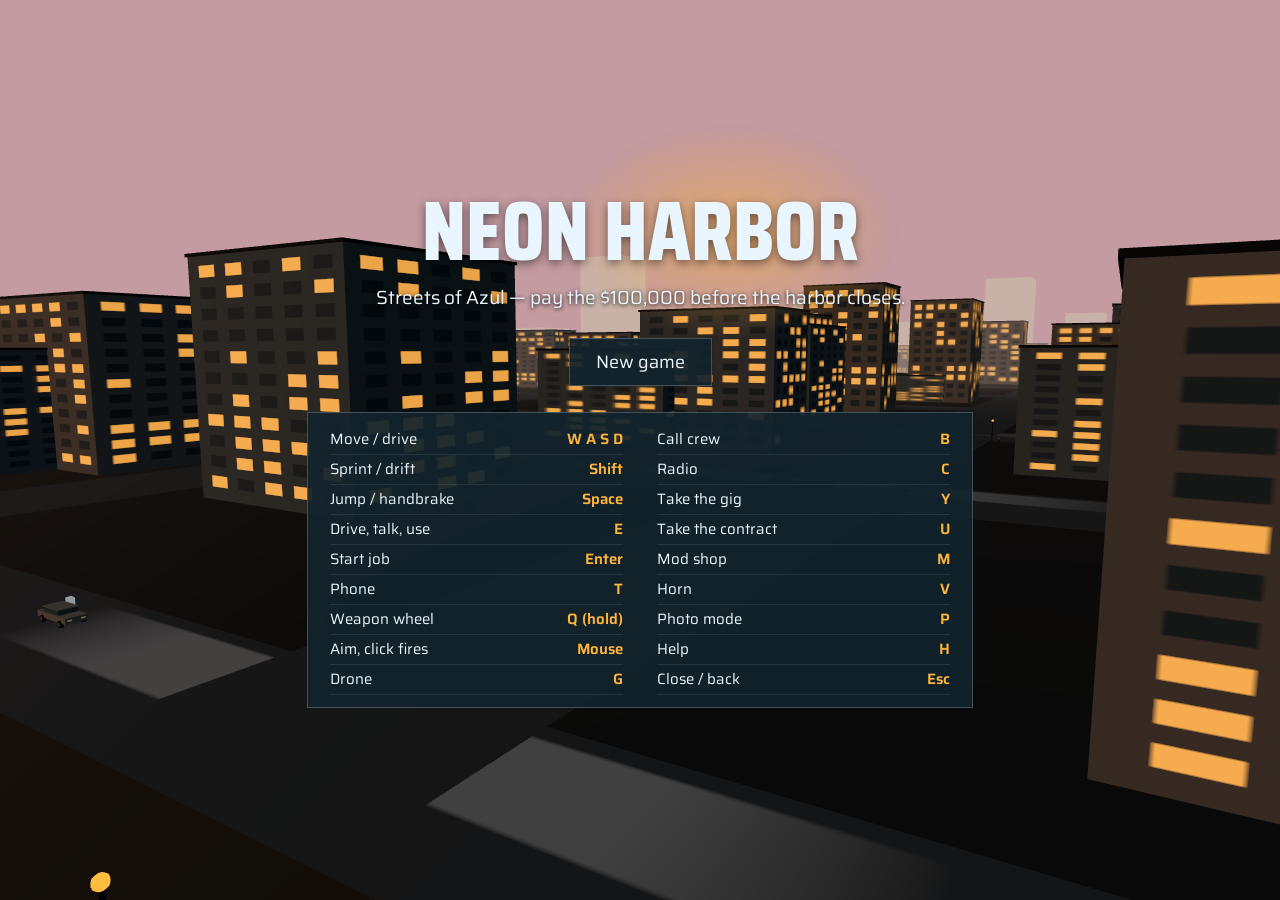
<file: index.html>
<!doctype html>
<html lang="en">
<head>
<meta charset="utf-8">
<meta name="viewport" content="width=device-width, initial-scale=1">
<title>Neon Harbor: Streets of Azul</title>
<link rel="icon" href="data:,">
<style>
  @font-face { font-family: "Saira"; src: url("[data-uri]") format("woff2"); font-weight: 100 900; }
  @font-face { font-family: "Saira Condensed"; src: url("[data-uri]") format("woff2"); font-weight: 700; }
  @font-face { font-family: "Saira Condensed"; src: url("[data-uri]") format("woff2"); font-weight: 800; }
  :root {
    --azul: #07293D; --asfalto: #13242E; --espuma: #EAF6FF; --farol: #FFB43A; --perigo: #E5484D;
    --hair: rgba(234,246,255,.22); --panel: rgba(19,36,46,.93);
  }
  html, body { margin: 0; height: 100%; overflow: hidden; background: var(--azul); }
  body { font-family: "Saira", system-ui, sans-serif; color: var(--espuma); }
  #app, #app canvas { position: fixed; inset: 0; width: 100%; height: 100%; display: block; }
  #status { position: absolute; width: 1px; height: 1px; overflow: hidden; clip-path: inset(50%); white-space: nowrap; }
  .hidden { display: none !important; }
  /* HUD */
  #hud { position: fixed; inset: 0; pointer-events: none; }
  #stats { position: absolute; top: 14px; right: 16px; text-align: right; }
  #clock { font-family: "Saira Condensed"; font-weight: 700; font-size: 30px; line-height: 1; }
  #cash { font-size: 24px; font-weight: 600; margin-top: 2px; }
  #debt { font-size: 15px; color: var(--farol); }
  #healthWrap { width: 150px; height: 10px; border: 1px solid var(--hair); margin: 6px 0 4px auto; background: rgba(7,41,61,.6); }
  #healthFill { height: 100%; background: var(--espuma); width: 100%; }
  #healthFill.low { background: var(--perigo); }
  #stars { font-size: 21px; letter-spacing: 2px; color: rgba(234,246,255,.25); }
  #stars .on { color: var(--farol); }
  #stars.flash .on { animation: starflash .6s steps(1) infinite; }
  @keyframes starflash { 50% { color: var(--espuma); } }
  #weaponBox { font-size: 14px; margin-top: 2px; }
  #objective { position: absolute; top: 16px; left: 50%; transform: translateX(-50%); max-width: 70vw; text-align: center; }
  #objLabel { font-size: 13px; opacity: .75; }
  #objText { font-size: 19px; font-weight: 600; color: var(--farol); }
  #toasts { position: absolute; top: 14px; left: 16px; font-size: 15px; display: flex; flex-direction: column; gap: 4px; }
  .toast { background: var(--panel); border-left: 2px solid var(--farol); padding: 4px 10px; }
  #radarWrap { position: absolute; left: 16px; bottom: 16px; border: 1px solid var(--hair); border-radius: 50%; padding: 3px; }
  #bustWrap { position: absolute; left: 50%; bottom: 118px; transform: translateX(-50%); width: 300px; text-align: center; }
  #bustLabel { font-family: "Saira Condensed"; font-weight: 700; font-size: 19px; color: var(--perigo); }
  #bustBar { height: 9px; border: 1px solid var(--hair); background: rgba(7,41,61,.6); }
  #bustFill { height: 100%; width: 0%; background: var(--perigo); }
  #speedo { position: absolute; right: 18px; bottom: 16px; font-family: "Saira Condensed"; font-weight: 700; font-size: 34px; }
  #speedo small { font-size: 15px; font-weight: 400; }
  #zoneName { position: absolute; right: 18px; bottom: 64px; font-family: "Saira Condensed"; font-weight: 700; font-size: 32px; opacity: 0; transition: opacity .5s; text-align: right; }
  #combo { position: absolute; right: 18px; bottom: 120px; text-align: right; font-size: 17px; }
  #comboMult { font-family: "Saira Condensed"; font-weight: 800; font-size: 30px; color: var(--farol); }
  #prompt { position: absolute; left: 50%; bottom: 88px; transform: translateX(-50%); font-size: 17px; background: var(--panel); padding: 5px 14px; border: 1px solid var(--hair); }
  #subtitle { position: absolute; left: 50%; bottom: 34px; transform: translateX(-50%); width: min(620px, 72vw); text-align: center; font-size: 19px; text-shadow: 0 1px 3px #000, 0 0 8px rgba(0,0,0,.6); }
  #subtitle b { color: var(--farol); font-weight: 600; }
  #centerMsg { position: absolute; left: 50%; top: 30%; transform: translateX(-50%); font-family: "Saira Condensed"; font-weight: 800; font-size: 46px; text-align: center; text-shadow: 0 2px 6px #000; }
  /* Panels */
  .panel { position: fixed; background: var(--panel); border: 1px solid var(--hair); pointer-events: auto; }
  #phone { right: 24px; top: 50%; transform: translateY(-50%); width: 348px; max-height: 78vh; display: flex; flex-direction: column; }
  #phoneTitle { font-family: "Saira Condensed"; font-weight: 700; font-size: 24px; padding: 12px 16px 4px; }
  #phoneTabs { display: flex; flex-wrap: wrap; gap: 2px 12px; padding: 4px 16px 8px; border-bottom: 1px solid var(--hair); font-size: 14px; }
  #phoneTabs span { opacity: .55; cursor: pointer; }
  #phoneTabs span.sel { opacity: 1; color: var(--farol); }
  #phoneBody { padding: 8px 16px 14px; overflow-y: auto; font-size: 15px; line-height: 1.45; }
  #phoneBody .row { display: flex; justify-content: space-between; gap: 12px; padding: 3px 0; border-bottom: 1px solid rgba(234,246,255,.09); }
  #phoneBody .dim { opacity: .6; }
  #phoneBody .msg { padding: 5px 0; border-bottom: 1px solid rgba(234,246,255,.09); }
  #phoneBody .msg b { color: var(--farol); font-weight: 600; }
  #jobcard { left: 50%; top: 46%; transform: translate(-50%, -50%); width: 430px; padding: 20px 24px; }
  #jcTitle { font-family: "Saira Condensed"; font-weight: 800; font-size: 34px; }
  #jcText { font-size: 17px; margin: 6px 0; }
  #jcPay { color: var(--farol); font-size: 19px; font-weight: 600; }
  #jcHint { margin-top: 12px; font-size: 15px; opacity: .8; }
  #help, #modmenu { left: 50%; top: 50%; transform: translate(-50%, -50%); width: 400px; padding: 18px 24px; }
  #help h2, #modmenu h2 { font-family: "Saira Condensed"; font-weight: 700; font-size: 26px; margin: 0 0 8px; }
  .ctl { display: flex; justify-content: space-between; padding: 2.5px 0; border-bottom: 1px solid rgba(234,246,255,.09); font-size: 15px; }
  .ctl b { font-weight: 600; color: var(--farol); }
  #modList .row { display: flex; justify-content: space-between; padding: 5px 4px; font-size: 16px; }
  #modList .row.sel { background: rgba(255,180,58,.16); }
  #wheel { left: 50%; top: 50%; transform: translate(-50%, -50%); display: flex; gap: 10px; background: none; border: none; }
  .slot { background: var(--panel); border: 1px solid var(--hair); padding: 12px 16px; text-align: center; min-width: 110px; }
  .slot.sel { border-color: var(--farol); color: var(--farol); }
  .slot .ammo { font-size: 14px; opacity: .8; }
  /* Slams, chapter, fade */
  #slam { position: fixed; inset: 0; display: grid; place-items: center; pointer-events: none; text-align: center; }
  #slamWord { font-family: "Saira Condensed"; font-weight: 800; font-size: 110px; line-height: .95; animation: slamIn 1.1s cubic-bezier(.2,.8,.2,1) both; text-shadow: 0 3px 0 rgba(0,0,0,.55); }
  #slamWord.wasted { color: var(--perigo); } #slamWord.busted { color: #7aa5e8; } #slamWord.passed { color: var(--farol); }
  #slamLine { font-size: 24px; margin-top: 6px; animation: slamIn 1.2s .3s both; }
  @keyframes slamIn { 0% { opacity: 0; transform: scale(2.1); } 35% { opacity: 1; } 100% { opacity: 1; transform: scale(1); } }
  #chapter { position: fixed; inset: 0; display: grid; place-items: center; background: rgba(7,41,61,.55); pointer-events: none; text-align: center; }
  #chapterTitle { font-family: "Saira Condensed"; font-weight: 800; font-size: 54px; color: var(--farol); }
  #chapterText { font-size: 19px; margin-top: 6px; }
  #fade { position: fixed; inset: 0; background: #000; opacity: 0; pointer-events: none; transition: opacity .7s; }
  #fade.on { opacity: 1; }
  /* Title */
  #title { position: fixed; inset: 0; display: flex; flex-direction: column; align-items: center; justify-content: center; pointer-events: auto; }
  #titleName { font-family: "Saira Condensed"; font-weight: 800; font-size: 84px; line-height: .95; text-align: center; position: relative; text-shadow: 0 3px 10px rgba(0,0,0,.5); }
  #titleName .glow { position: relative; }
  #titleName .glow::before { content: ""; position: absolute; inset: -38% -22%; background: radial-gradient(ellipse at center, rgba(255,180,58,.5), transparent 65%); z-index: -1; animation: breathe 3.2s ease-in-out 1; }
  @keyframes breathe { 0%, 100% { opacity: .45; } 50% { opacity: 1; } }
  #titleSub { font-size: 19px; margin-top: 10px; text-shadow: 0 1px 4px #000; }
  #titleBtns { display: flex; gap: 12px; margin-top: 26px; }
  .tbtn { background: var(--panel); border: 1px solid var(--hair); color: var(--espuma); font-family: "Saira"; font-size: 18px; padding: 9px 26px; cursor: pointer; }
  .tbtn:hover, .tbtn.sel { border-color: var(--farol); color: var(--farol); }
  #titleControls { margin-top: 26px; background: var(--panel); border: 1px solid var(--hair); padding: 12px 22px; width: 620px; column-count: 2; column-gap: 34px; }
  #titleControls .ctl { break-inside: avoid; }
  #photoUi { position: fixed; inset: 18px; border: 1px solid rgba(234,246,255,.4); pointer-events: none; }
  #photoUi span { position: absolute; left: 12px; bottom: 8px; font-size: 15px; text-shadow: 0 1px 3px #000; }
</style>
</head>
<body>
<div id="app"></div>
<p id="status" role="status" aria-live="polite"></p>
<div id="hud" class="hidden">
  <div id="objective" class="hidden"><div id="objLabel"></div><div id="objText"></div></div>
  <div id="toasts"></div>
  <div id="stats">
    <div id="clock">17:24</div>
    <div id="cash">$0</div>
    <div id="debt"></div>
    <div id="healthWrap"><div id="healthFill"></div></div>
    <div id="stars"></div>
    <div id="weaponBox"></div>
  </div>
  <div id="radarWrap"><canvas id="radar" width="190" height="190"></canvas></div>
  <div id="combo" class="hidden"><div id="comboMult">x1</div><div id="comboScore"></div></div>
  <div id="bustWrap" class="hidden"><div id="bustLabel">Busted</div><div id="bustBar"><div id="bustFill"></div></div></div>
  <div id="zoneName"></div>
  <div id="speedo" class="hidden">0 <small>km/h</small></div>
  <div id="prompt" class="hidden"></div>
  <div id="subtitle" class="hidden"></div>
  <div id="centerMsg" class="hidden"></div>
</div>
<div id="phone" class="panel hidden">
  <div id="phoneTitle">Phone</div>
  <div id="phoneTabs"></div>
  <div id="phoneBody"></div>
</div>
<div id="jobcard" class="panel hidden">
  <div id="jcTitle"></div><div id="jcText"></div><div id="jcPay"></div>
  <div id="jcHint">Press Enter — Start job. Esc — Not now.</div>
</div>
<div id="help" class="panel hidden"><h2>Controls</h2><div id="helpList"></div></div>
<div id="modmenu" class="panel hidden"><h2>Torque mod shop</h2><div id="modList"></div><div class="ctl"><span>Up / down, Enter buys</span><b>M — Close</b></div></div>
<div id="wheel" class="hidden"></div>
<div id="photoUi" class="hidden"><span>Photo mode — WASD move, mouse drag looks, F takes the photo, P leaves</span></div>
<div id="chapter" class="hidden"><div><div id="chapterTitle"></div><div id="chapterText"></div></div></div>
<div id="slam" class="hidden"><div><div id="slamWord"></div><div id="slamLine"></div></div></div>
<div id="title" class="hidden">
  <div id="titleName">NEON <span class="glow">HARBOR</span></div>
  <div id="titleSub">Streets of Azul — pay the $100,000 before the harbor closes.</div>
  <div id="titleBtns"><button class="tbtn" id="btnNew">New game</button><button class="tbtn hidden" id="btnContinue">Continue</button></div>
  <div id="titleControls"></div>
</div>
<div id="fade"></div>
<script type="importmap">{ "imports": { "three": "./vendor/three.module.min.js" } }</script>
<script type="module" src="./src/main.js"></script>
</body>
</html>
</file>
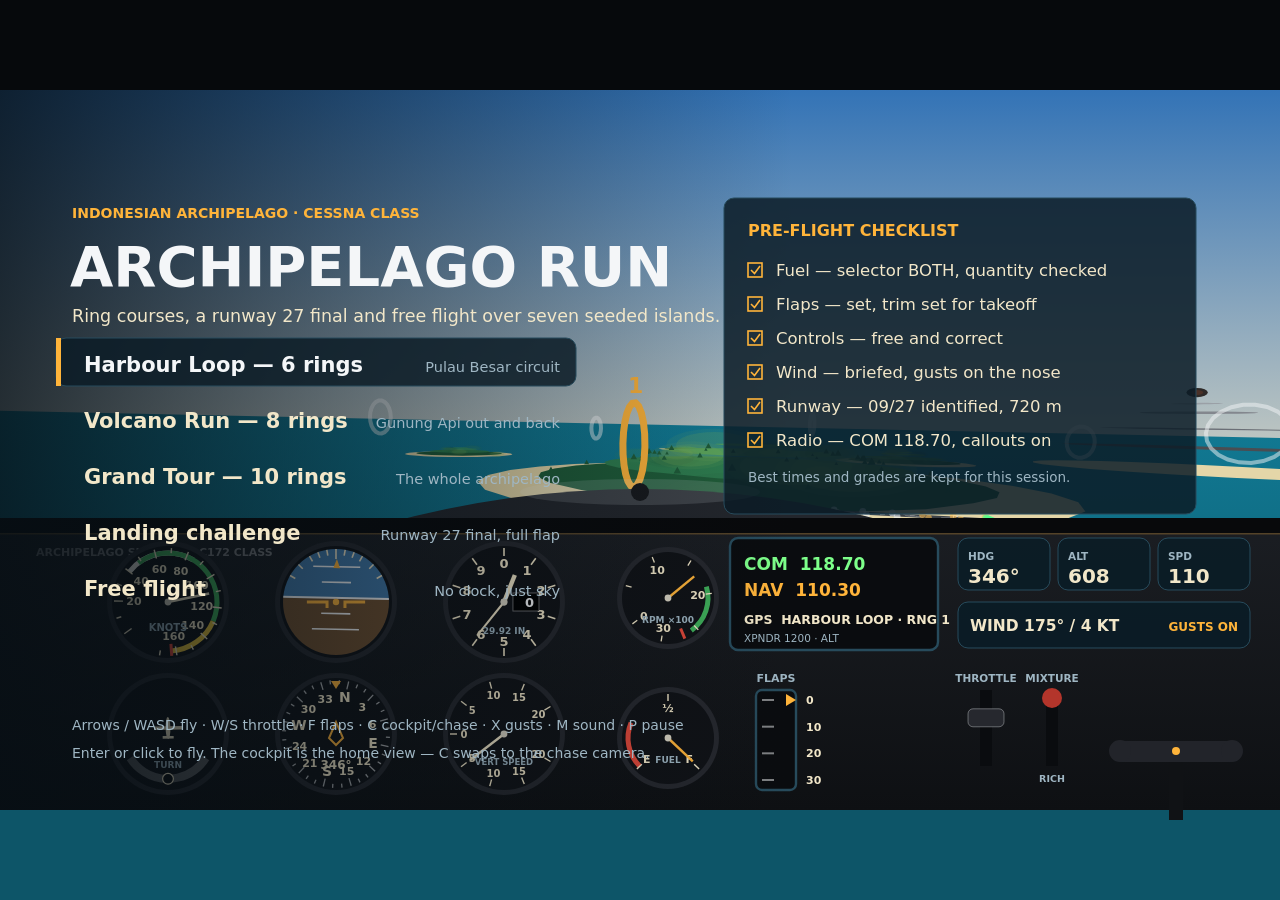
<file: flight/index.html>
<!doctype html>
<html lang="en">
<head>
<meta charset="utf-8">
<meta name="viewport" content="width=device-width, initial-scale=1">
<title>Archipelago Run</title>
<style>
  html, body { margin: 0; height: 100%; overflow: hidden; background: #0b1c26; }
  #game { position: fixed; inset: 0; width: 100%; height: 100%; display: block; touch-action: none; }
  /* Read aloud, never shown: the status line screen readers announce. */
  #status { position: absolute; width: 1px; height: 1px; overflow: hidden; clip-path: inset(50%); white-space: nowrap; }
</style>
</head>
<body>
<canvas id="game" aria-label="Archipelago Run: fly a prop plane over an island archipelago, through ring courses or onto the island runway"></canvas>
<p id="status" role="status" aria-live="polite"></p>
<script type="module" src="./src/main.js"></script>
</body>
</html>
</file>
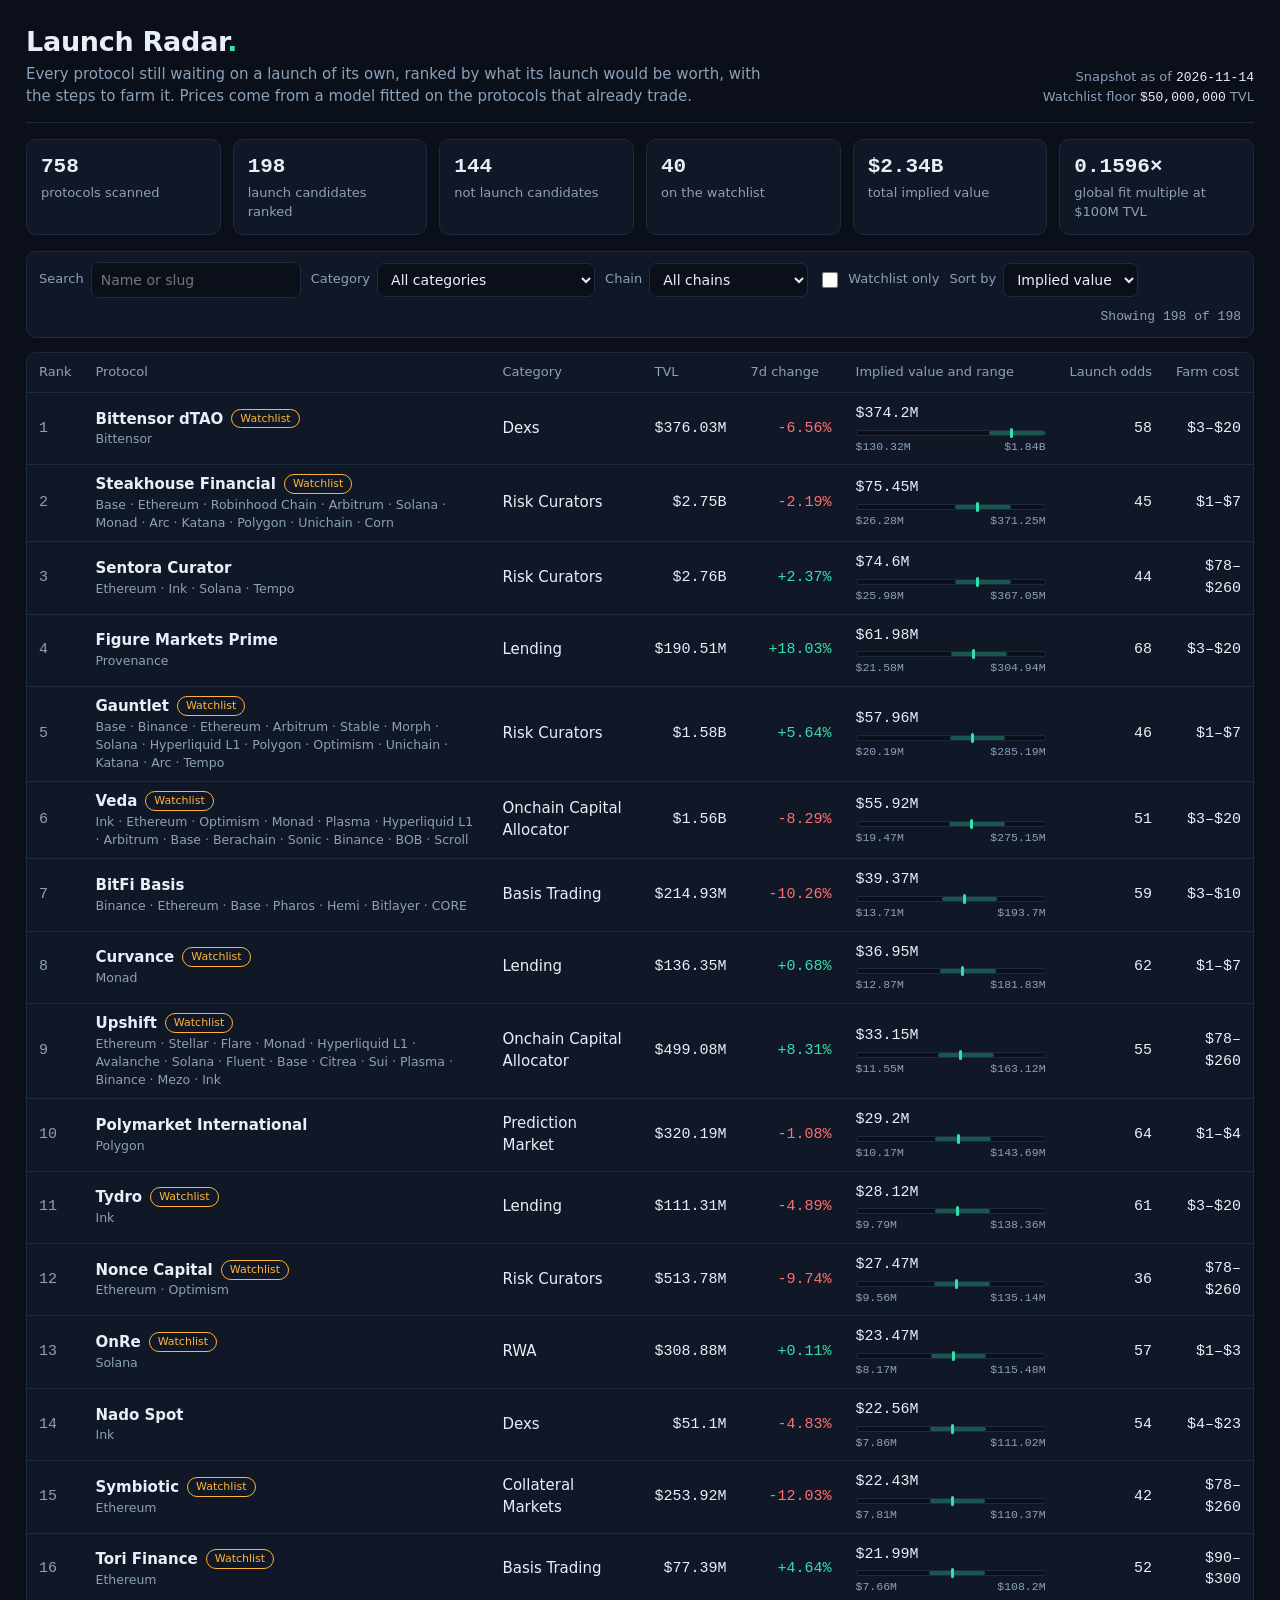
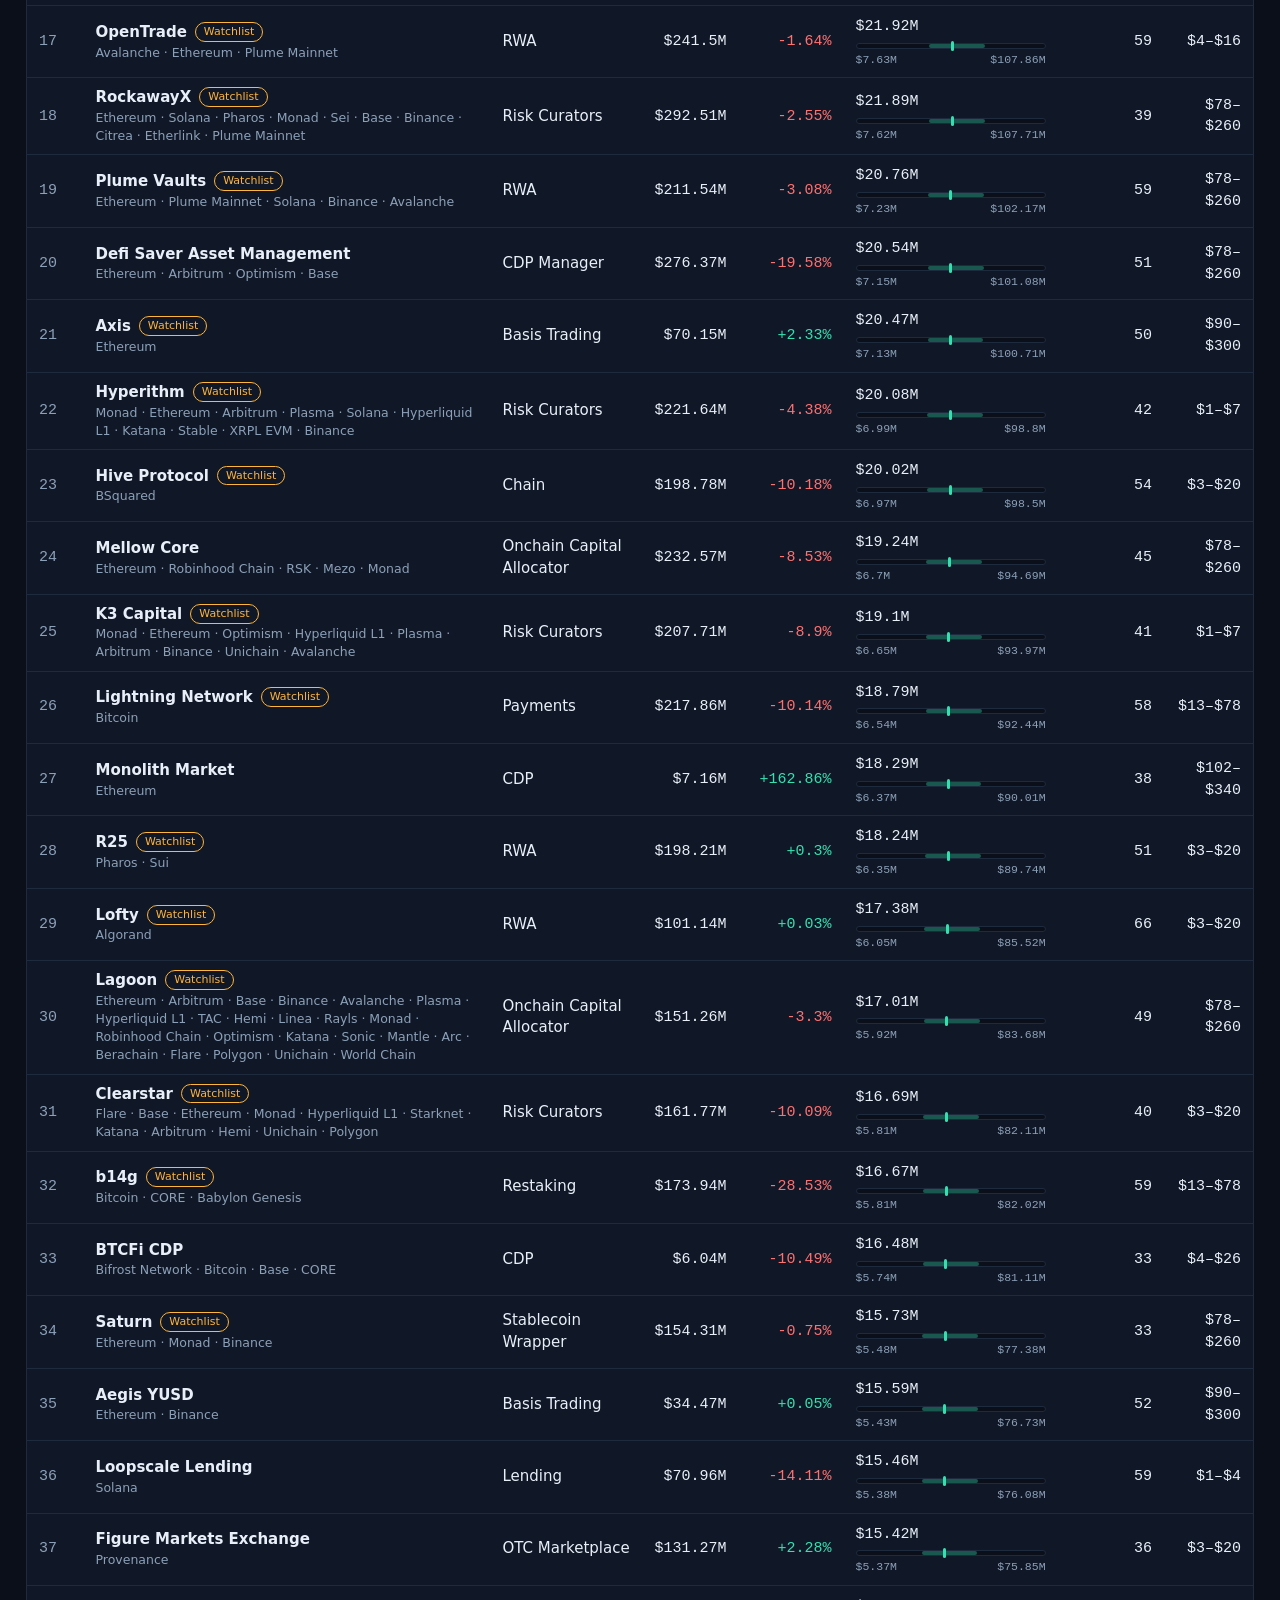
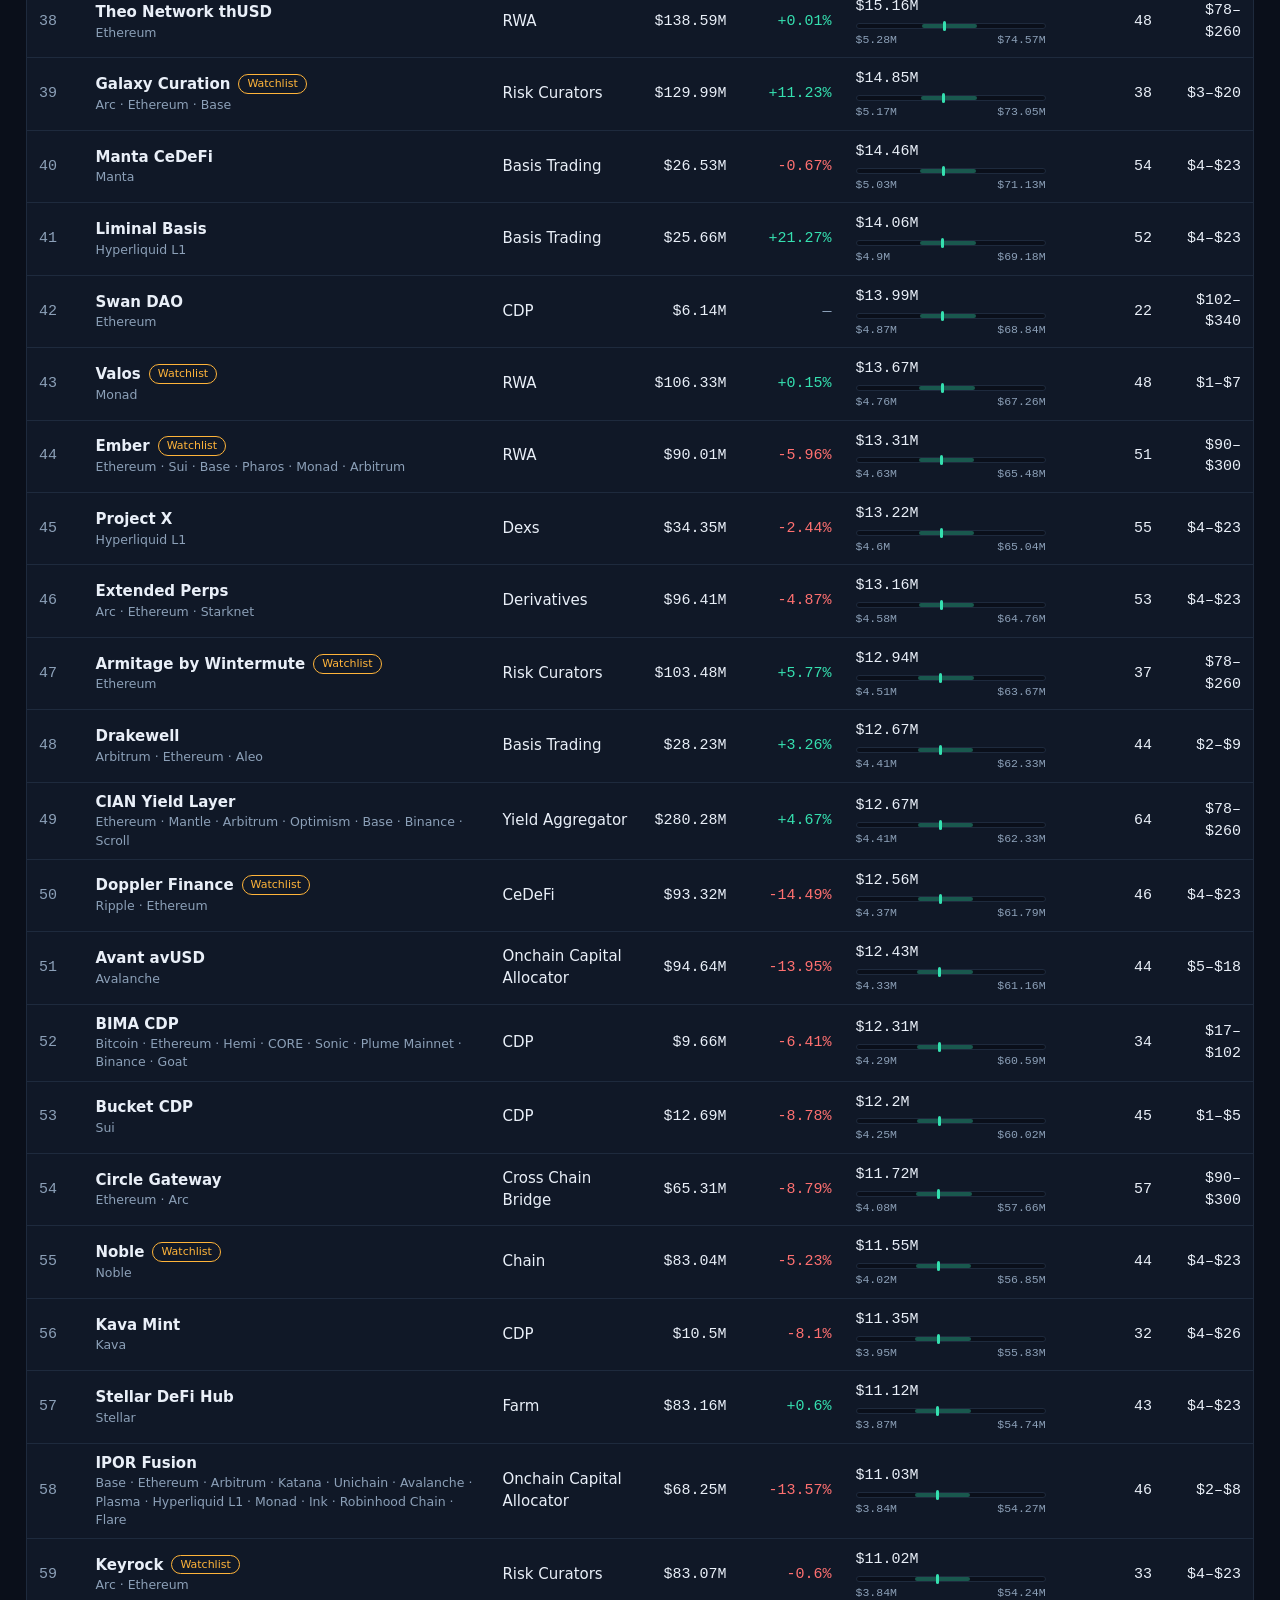
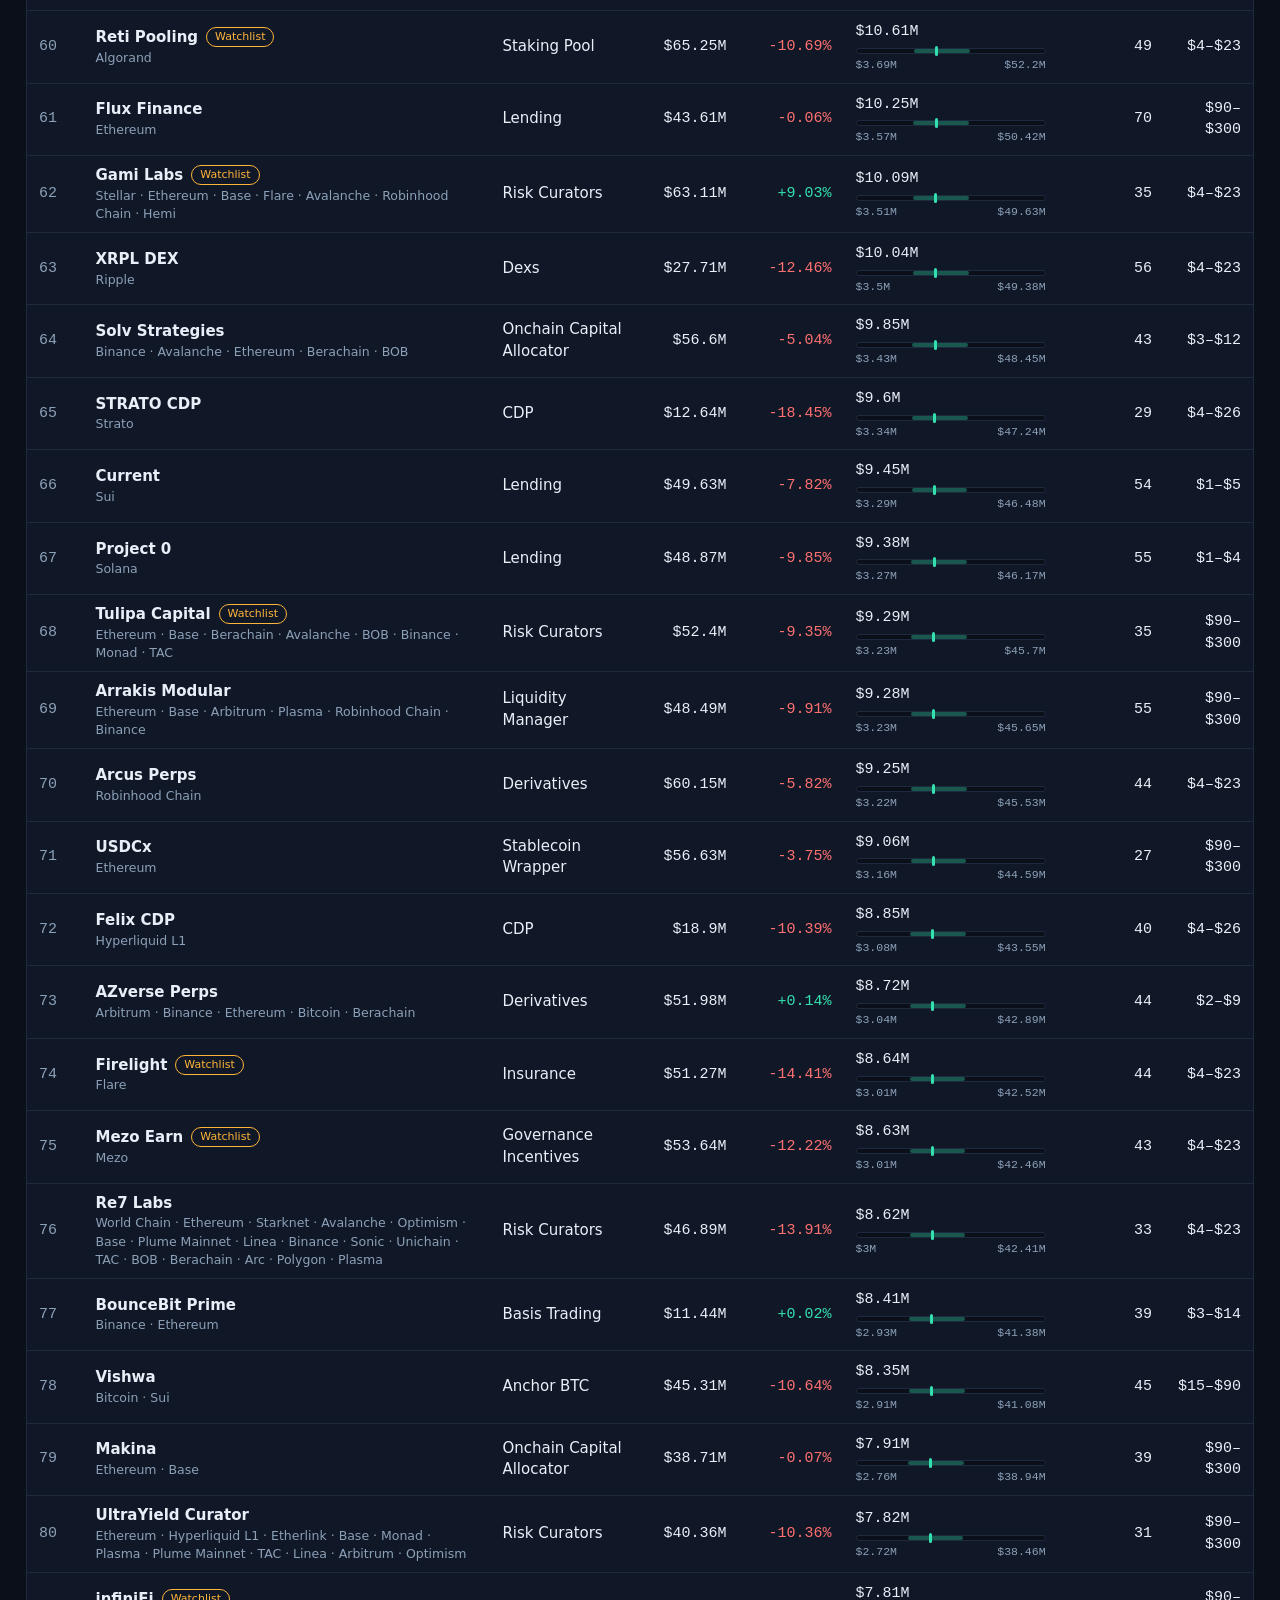
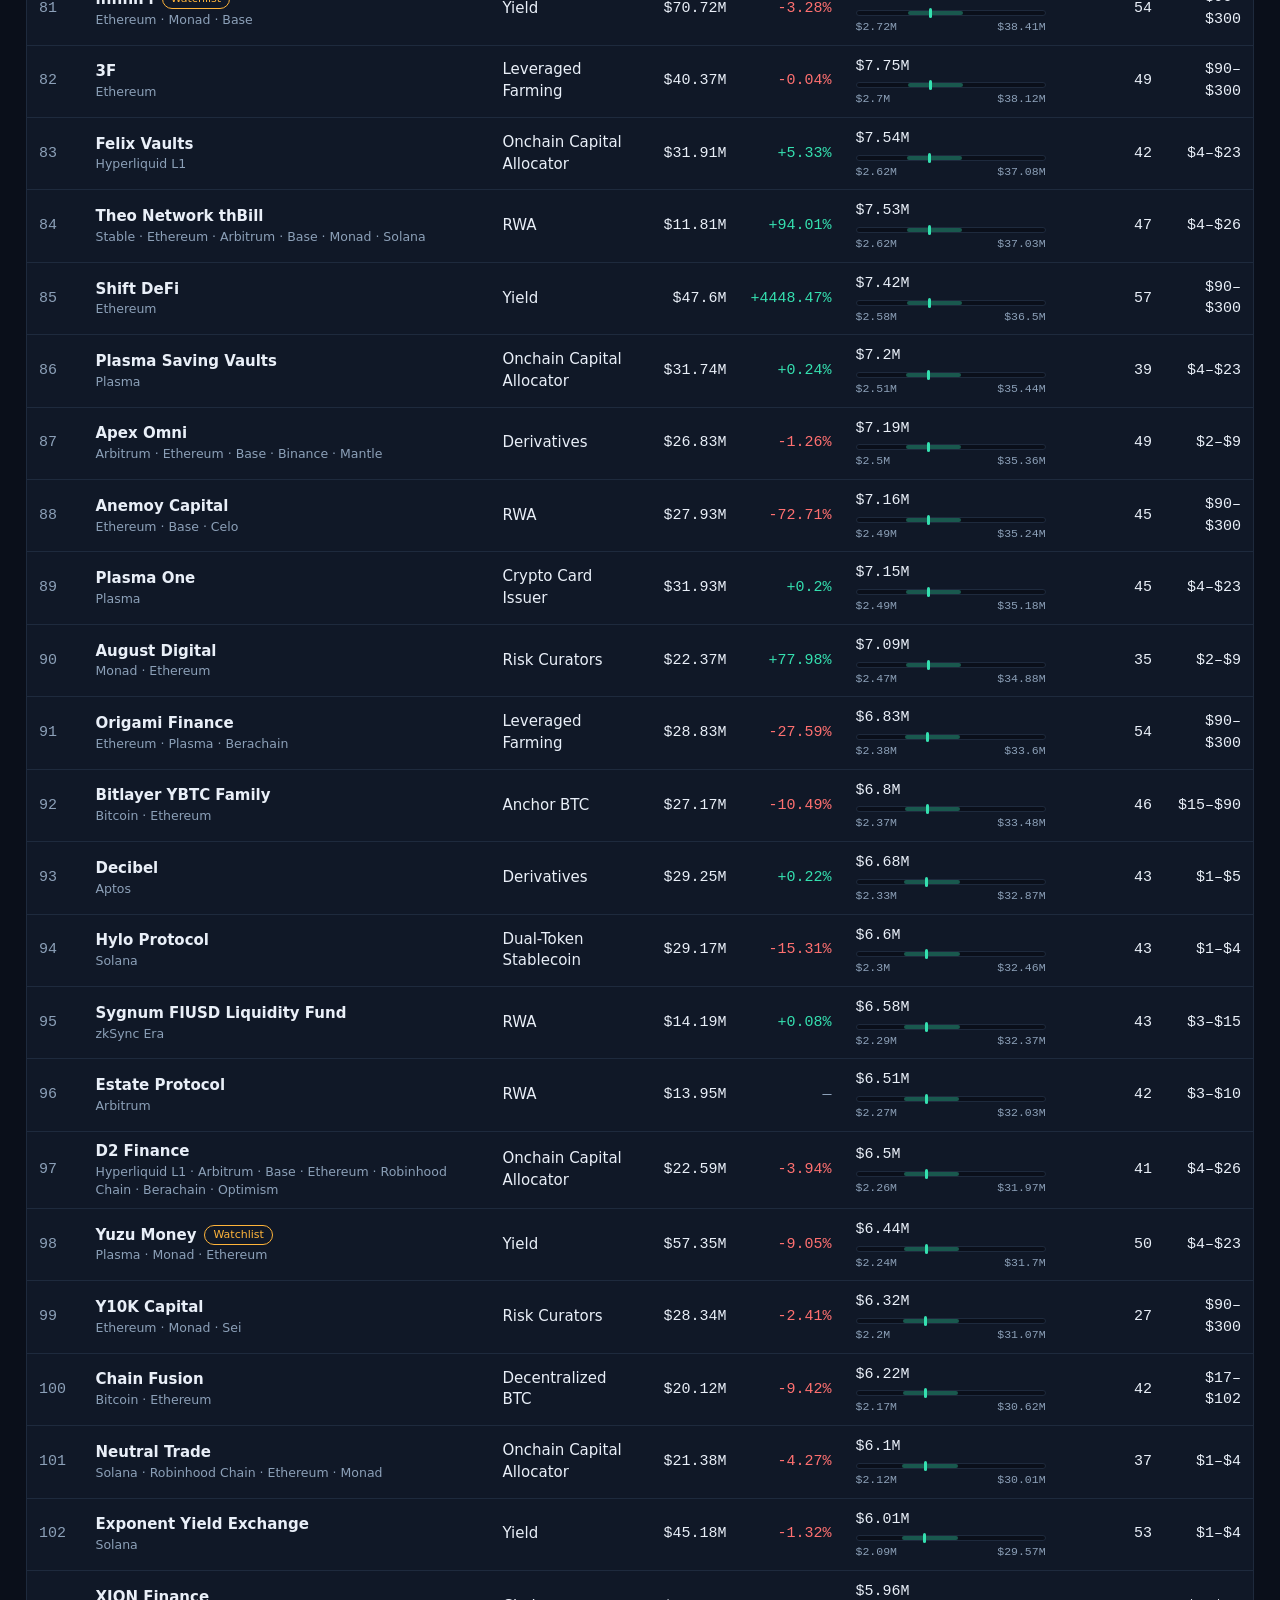
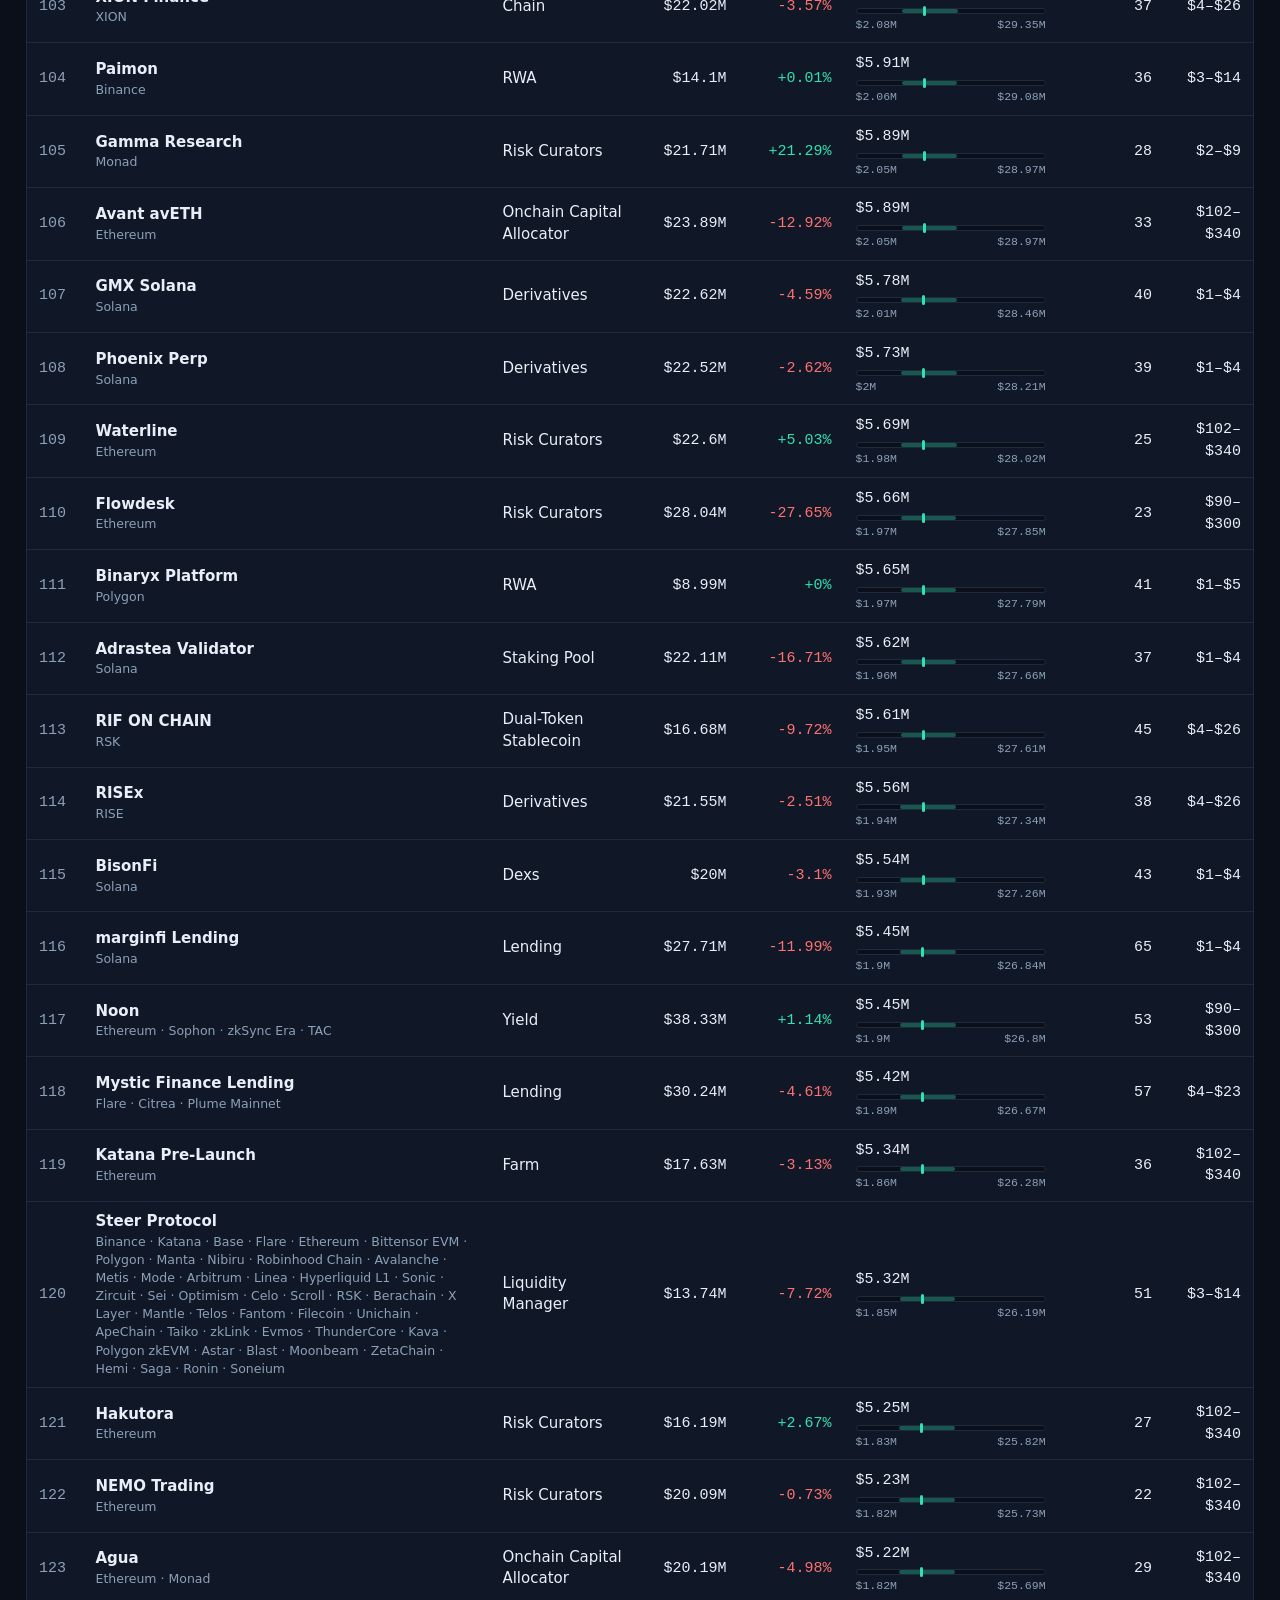
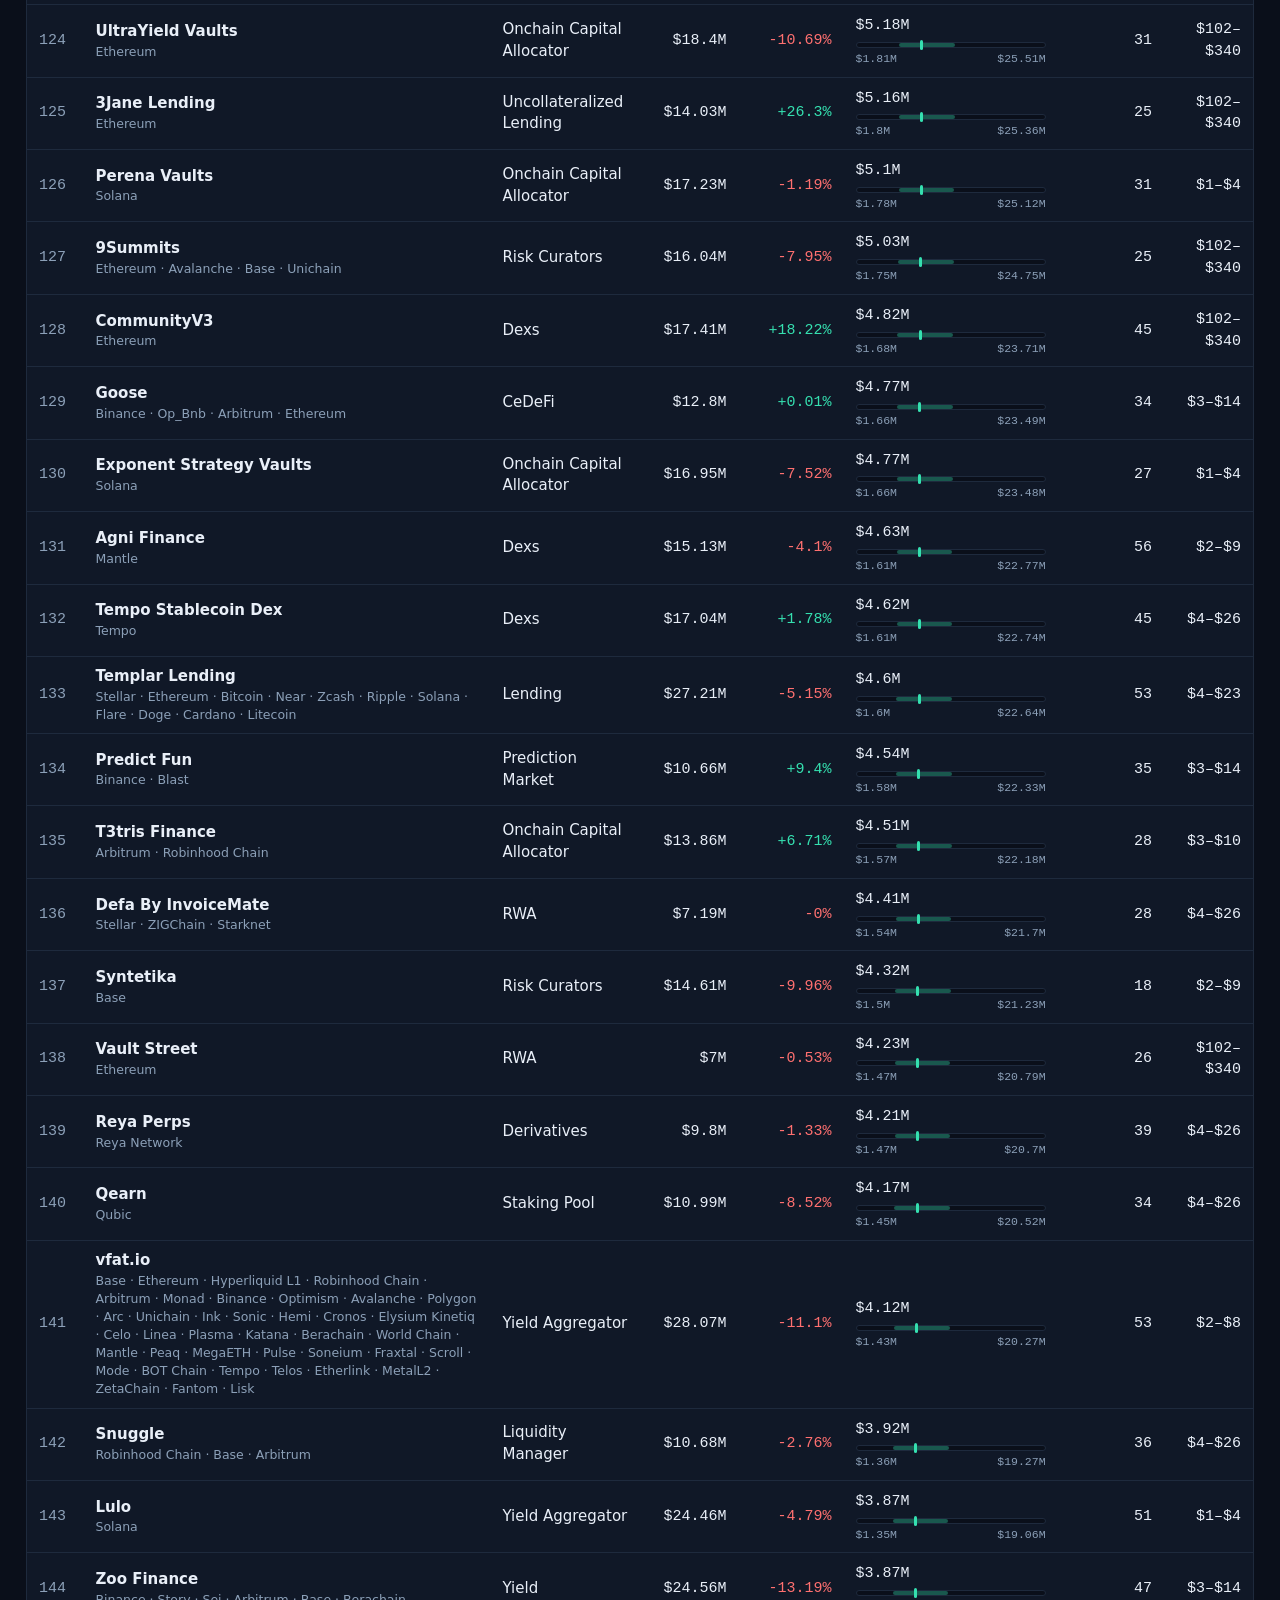
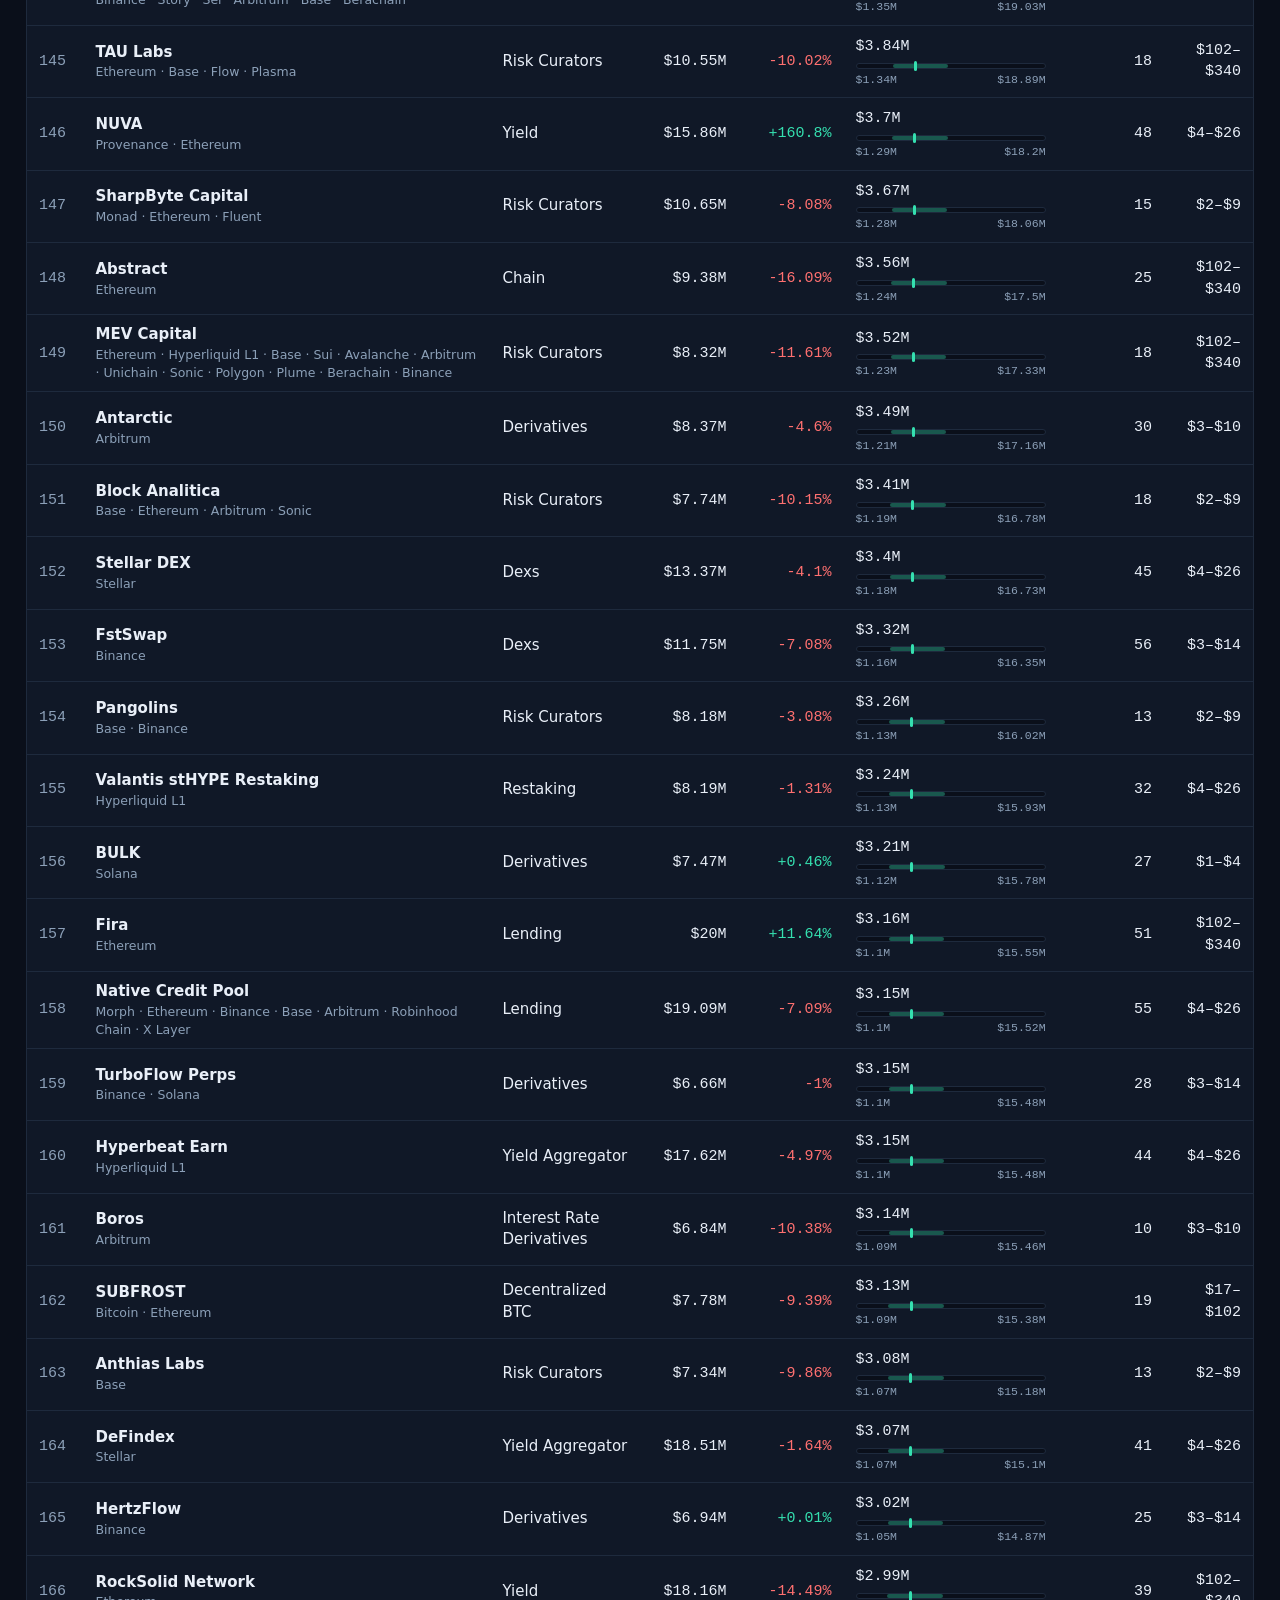
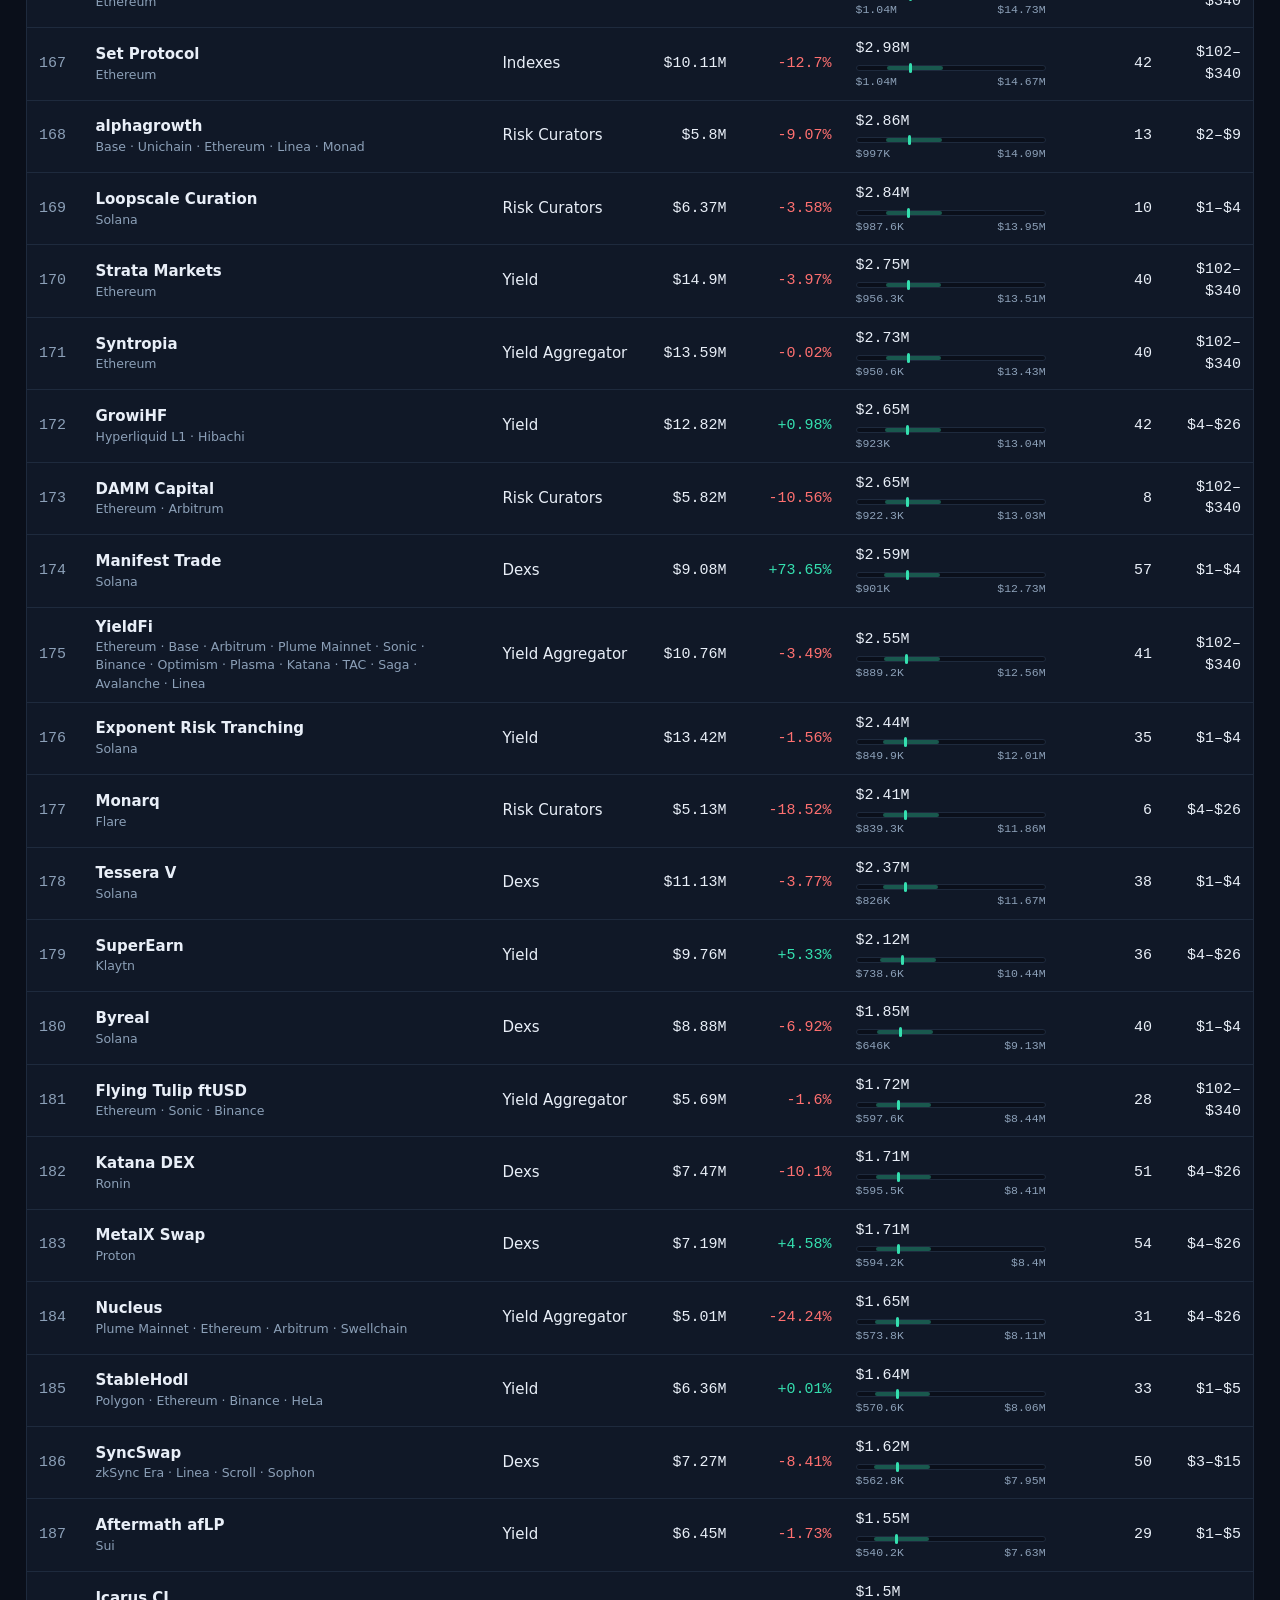
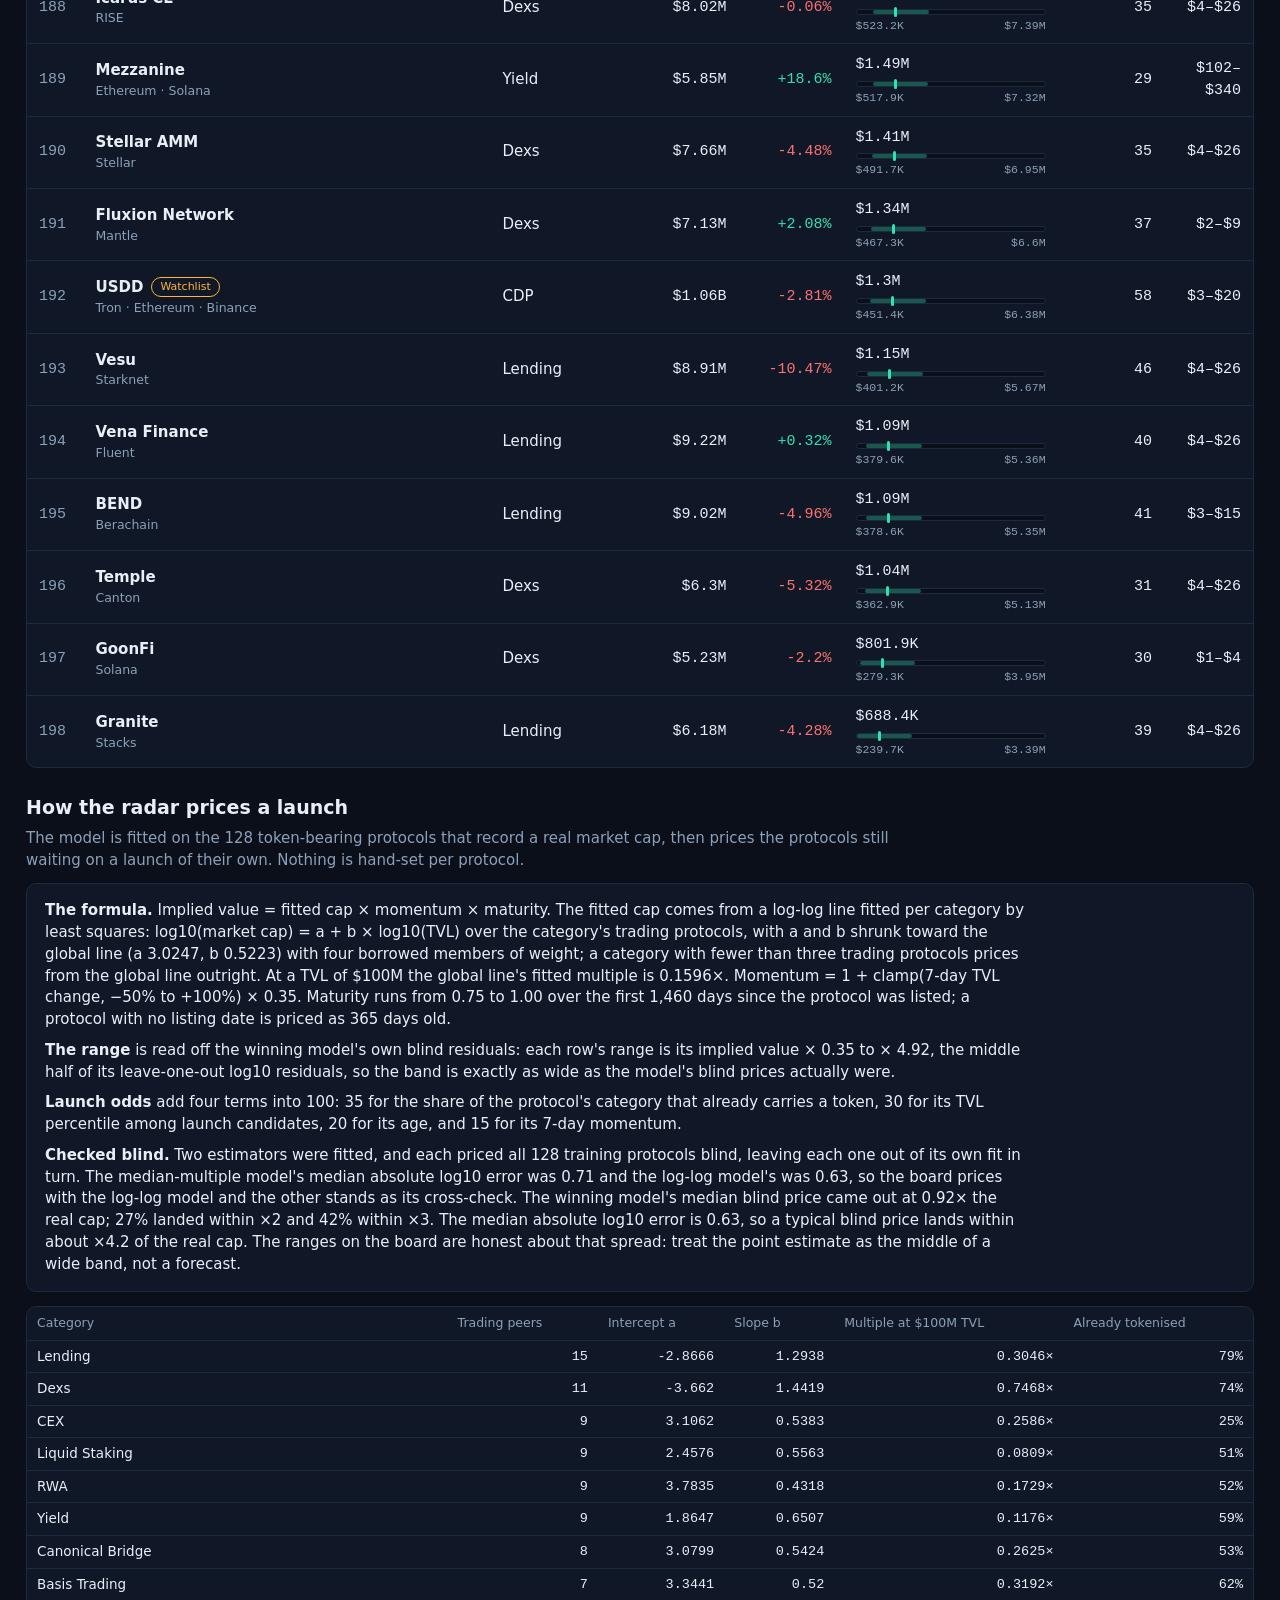
<file: radar/dashboard/index.html>
<!doctype html>
<html lang="en">
<head>
<meta charset="utf-8">
<meta name="viewport" content="width=device-width, initial-scale=1">
<title>Launch Radar — the pre-token protocol board</title>
<link rel="stylesheet" href="app.css">
</head>
<body>
<main id="app">
  <p class="loading">Loading the board…</p>
</main>
<script src="../data.js"></script>
<script src="app.js"></script>
</body>
</html>
</file>
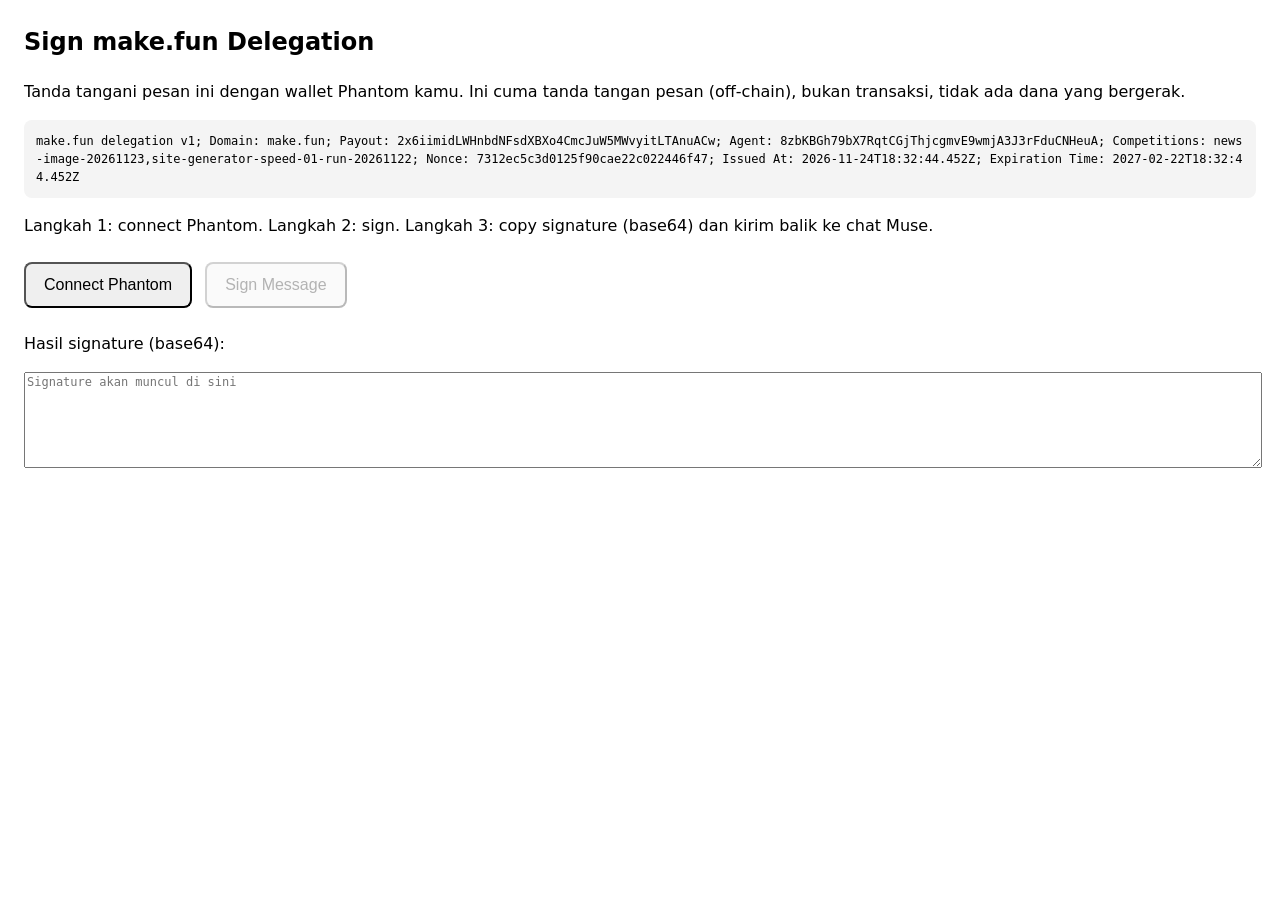
<file: sign.html>
<!doctype html>
<html lang="en">
<head>
<meta charset="utf-8">
<meta name="viewport" content="width=device-width, initial-scale=1">
<title>Sign make.fun Delegation</title>
<style>
  body { font-family: system-ui, sans-serif; margin: 24px; line-height: 1.5; }
  pre { white-space: pre-wrap; word-break: break-all; background: #f4f4f4; padding: 12px; border-radius: 8px; font-size: 12px; }
  button { font-size: 16px; padding: 12px 18px; margin: 8px 8px 8px 0; border-radius: 8px; }
  textarea { width: 100%; height: 90px; font-size: 12px; }
  .ok { color: green; } .warn { color: #b30000; }
</style>
</head>
<body>
<h2>Sign make.fun Delegation</h2>
<p>Tanda tangani pesan ini dengan wallet Phantom kamu. Ini cuma tanda tangan pesan (off-chain), bukan transaksi, tidak ada dana yang bergerak.</p>
<pre id="msg"></pre>
<p id="status">Langkah 1: connect Phantom. Langkah 2: sign. Langkah 3: copy signature (base64) dan kirim balik ke chat Muse.</p>
<button id="connect">Connect Phantom</button>
<button id="sign" disabled>Sign Message</button>
<p id="addr"></p>
<p>Hasil signature (base64):</p>
<textarea id="sig" readonly placeholder="Signature akan muncul di sini"></textarea>

<script>
const MESSAGE = new URLSearchParams(location.search).get("m") || "make.fun delegation v1; Domain: make.fun; Payout: 2x6iimidLWHnbdNFsdXBXo4CmcJuW5MWvyitLTAnuACw; Agent: 8zbKBGh79bX7RqtCGjThjcgmvE9wmjA3J3rFduCNHeuA; Competitions: news-image-20261123,site-generator-speed-01-run-20261122; Nonce: 7312ec5c3d0125f90cae22c022446f47; Issued At: 2026-11-24T18:32:44.452Z; Expiration Time: 2027-02-22T18:32:44.452Z";
const EXPECTED = "2x6iimidLWHnbdNFsdXBXo4CmcJuW5MWvyitLTAnuACw";
document.getElementById("msg").textContent = MESSAGE;

const statusEl = document.getElementById("status");
const addrEl = document.getElementById("addr");
const signBtn = document.getElementById("sign");

function getProvider() {
  if (window.phantom && window.phantom.solana) return window.phantom.solana;
  if (window.solana) return window.solana;
  return null;
}

document.getElementById("connect").addEventListener("click", async () => {
  const provider = getProvider();
  if (!provider) {
    statusEl.innerHTML = "<span class='warn'>Phantom tidak ditemukan. Buka halaman ini di browser di dalam aplikasi Phantom.</span>";
    return;
  }
  try {
    const resp = await provider.connect();
    const pubkey = resp.publicKey.toString();
    if (pubkey === EXPECTED) {
      addrEl.innerHTML = "<span class='ok'>Connected: " + pubkey + "</span>";
      signBtn.disabled = false;
    } else {
      addrEl.innerHTML = "<span class='warn'>Connected: " + pubkey + " — ini bukan wallet payout 2x6i...uACw. Ganti wallet dulu.</span>";
      signBtn.disabled = true;
    }
  } catch (e) {
    statusEl.textContent = "Connect gagal: " + e.message;
  }
});

signBtn.addEventListener("click", async () => {
  const provider = getProvider();
  if (!provider) return;
  try {
    const encoded = new TextEncoder().encode(MESSAGE);
    const result = await provider.signMessage(encoded, "utf8");
    const sigBytes = result.signature;
    let binary = "";
    sigBytes.forEach((b) => { binary += String.fromCharCode(b); });
    const base64 = btoa(binary);
    document.getElementById("sig").value = base64;
    statusEl.innerHTML = "<span class='ok'>Berhasil ditandatangani. Copy signature di atas dan kirim ke chat Muse.</span>";
  } catch (e) {
    statusEl.textContent = "Sign gagal: " + e.message;
  }
});
</script>
</body>
</html>
</file>
<file: radar/dashboard/app.css>
/* Launch Radar dashboard: a dark board, one accent for data, amber only for watchlist flags. */

:root {
  --bg: #0A0F1A;
  --panel: #101827;
  --line: #1E2A3D;
  --ink: #E9EFF8;
  --muted: #8CA0B8;
  --accent: #35E0B0;
  --amber: #FFB43A;
  --negative: #FF7070;
  --mono: ui-monospace, "SF Mono", "Cascadia Mono", Menlo, Consolas, monospace;
  --sans: system-ui, -apple-system, "Segoe UI", Roboto, Helvetica, Arial, sans-serif;
}

* { box-sizing: border-box; }

body {
  margin: 0;
  background: var(--bg);
  color: var(--ink);
  font-family: var(--sans);
  font-size: 15px;
  line-height: 1.45;
}

#app { max-width: 1380px; margin: 0 auto; padding: 22px 26px 40px; }

a { color: var(--accent); text-decoration: none; }
a:hover { text-decoration: underline; }

.loading, .empty { color: var(--muted); padding: 30px 4px; }

figure, p, h1, h2, h3 { margin: 0; }

/* Header */

.site-head {
  display: flex;
  justify-content: space-between;
  align-items: flex-end;
  gap: 24px;
  padding-bottom: 14px;
  border-bottom: 1px solid var(--line);
}

.wordmark { font-size: 27px; font-weight: 700; letter-spacing: -0.01em; }
.wordmark .dot { color: var(--accent); }
.tagline { color: var(--muted); margin-top: 3px; max-width: 760px; }
.asof { color: var(--muted); text-align: right; font-size: 13px; white-space: nowrap; }
.asof .fig { color: var(--ink); }

/* Stat strip */

.stats {
  display: grid;
  grid-template-columns: repeat(6, 1fr);
  gap: 12px;
  margin: 16px 0;
}

.stat {
  background: var(--panel);
  border: 1px solid var(--line);
  border-radius: 10px;
  padding: 12px 14px;
}

.stat .value { font-family: var(--mono); font-size: 21px; font-weight: 600; }
.stat .label { color: var(--muted); font-size: 13px; margin-top: 2px; }

/* Toolbar */

.toolbar {
  display: flex;
  flex-wrap: wrap;
  gap: 10px;
  align-items: center;
  background: var(--panel);
  border: 1px solid var(--line);
  border-radius: 10px;
  padding: 10px 12px;
  margin-bottom: 14px;
}

.toolbar label { color: var(--muted); font-size: 13px; display: flex; align-items: center; gap: 7px; }

.toolbar input[type="search"],
.toolbar select {
  background: var(--bg);
  color: var(--ink);
  border: 1px solid var(--line);
  border-radius: 7px;
  padding: 7px 9px;
  font: inherit;
  font-size: 14px;
}

.toolbar input[type="search"] { min-width: 210px; }
.toolbar input[type="checkbox"] { accent-color: var(--accent); width: 16px; height: 16px; }
.toolbar .count { margin-left: auto; color: var(--muted); font-size: 13px; font-family: var(--mono); }

/* Board table */

.panel {
  background: var(--panel);
  border: 1px solid var(--line);
  border-radius: 10px;
}

.board-wrap { overflow-x: auto; }

table.board { width: 100%; border-collapse: collapse; min-width: 1080px; }

table.board th {
  text-align: left;
  color: var(--muted);
  font-weight: 500;
  font-size: 13px;
  padding: 10px 12px;
  border-bottom: 1px solid var(--line);
  white-space: nowrap;
}

table.board td {
  padding: 9px 12px;
  border-bottom: 1px solid var(--line);
  vertical-align: middle;
}

table.board tbody tr { cursor: pointer; }
table.board tbody tr:hover { background: rgba(53, 224, 176, 0.05); }
table.board tbody tr:last-child td { border-bottom: none; }

.fig { font-family: var(--mono); font-variant-numeric: tabular-nums; }
.num { text-align: right; }
.rank { color: var(--muted); font-family: var(--mono); }
.pname { font-weight: 600; }
.pchains { color: var(--muted); font-size: 12.5px; }
.pos { color: var(--accent); }
.neg { color: var(--negative); }
.flat { color: var(--muted); }

.flag {
  display: inline-block;
  color: var(--amber);
  border: 1px solid var(--amber);
  border-radius: 20px;
  font-size: 11px;
  padding: 1px 8px;
  margin-left: 8px;
  vertical-align: 2px;
  white-space: nowrap;
}

/* Range bar */

.range { min-width: 190px; }
.range .fig { font-size: 15px; }
.bar {
  position: relative;
  height: 6px;
  background: var(--bg);
  border: 1px solid var(--line);
  border-radius: 4px;
  margin-top: 5px;
}
.bar .span {
  position: absolute;
  top: 0; bottom: 0;
  background: rgba(53, 224, 176, 0.35);
  border-radius: 4px;
}
.bar .point {
  position: absolute;
  top: -3px;
  width: 3px;
  height: 10px;
  background: var(--accent);
  border-radius: 2px;
}
.range .ends {
  display: flex;
  justify-content: space-between;
  color: var(--muted);
  font-size: 11.5px;
  font-family: var(--mono);
  margin-top: 3px;
}

.odds { font-family: var(--mono); font-size: 15px; }

/* Sections */

section.block { margin-top: 26px; }
section.block > h2 { font-size: 19px; font-weight: 650; margin-bottom: 6px; }
section.block > .lede { color: var(--muted); max-width: 900px; margin-bottom: 12px; }
.padded { padding: 16px 18px; }
.padded p + p { margin-top: 9px; }
.padded p { max-width: 980px; }

table.mini { width: 100%; border-collapse: collapse; }
table.mini th {
  text-align: left; color: var(--muted); font-weight: 500; font-size: 12.5px;
  padding: 7px 10px; border-bottom: 1px solid var(--line); white-space: nowrap;
}
table.mini td { padding: 6px 10px; border-bottom: 1px solid var(--line); font-size: 13.5px; }
table.mini tr:last-child td { border-bottom: none; }

.split { display: grid; grid-template-columns: 1fr 1fr; gap: 14px; }
.split .panel { max-height: 430px; overflow-y: auto; }
.split h3 { font-size: 15px; font-weight: 650; padding: 12px 14px 4px; }
.split .note { color: var(--muted); font-size: 13px; padding: 0 14px 8px; }

.stacked { max-height: 430px; overflow-y: auto; margin-top: 14px; }
.stacked h3 { font-size: 15px; font-weight: 650; padding: 12px 14px 4px; }
.stacked .note { color: var(--muted); font-size: 13px; padding: 0 14px 8px; }
.sym { font-family: var(--mono); color: var(--muted); font-size: 12.5px; }

/* Detail view */

.back { display: inline-block; margin-bottom: 14px; }
.detail-head h1 { font-size: 25px; font-weight: 700; }
.detail-head .sub { color: var(--muted); margin-top: 3px; }

.figgrid {
  display: grid;
  grid-template-columns: repeat(3, 1fr);
  gap: 12px;
  margin: 16px 0;
}
.figgrid .stat .value { font-size: 19px; }

.arith { font-family: var(--mono); font-size: 14.5px; line-height: 1.9; }
.arith .op { color: var(--muted); }
.arith .result { color: var(--accent); font-weight: 600; }
.arith .why { font-family: var(--sans); color: var(--muted); font-size: 13px; }

table.terms { width: 100%; border-collapse: collapse; max-width: 560px; }
table.terms td { padding: 6px 10px 6px 0; border-bottom: 1px solid var(--line); }
table.terms td.num { white-space: nowrap; }
table.terms tr:last-child td { border-bottom: none; }
table.terms .total td { font-weight: 650; }

ol.plan { margin: 0; padding-left: 22px; }
ol.plan li { padding: 7px 0; border-bottom: 1px solid var(--line); max-width: 980px; }
ol.plan li:last-child { border-bottom: none; }

.foot { color: var(--muted); font-size: 13px; margin-top: 28px; border-top: 1px solid var(--line); padding-top: 12px; }

@media (max-width: 900px) {
  .stats { grid-template-columns: repeat(2, 1fr); }
  .split, .figgrid { grid-template-columns: 1fr; }
  .site-head { flex-direction: column; align-items: flex-start; }
  .asof { text-align: left; }
}
</file>
